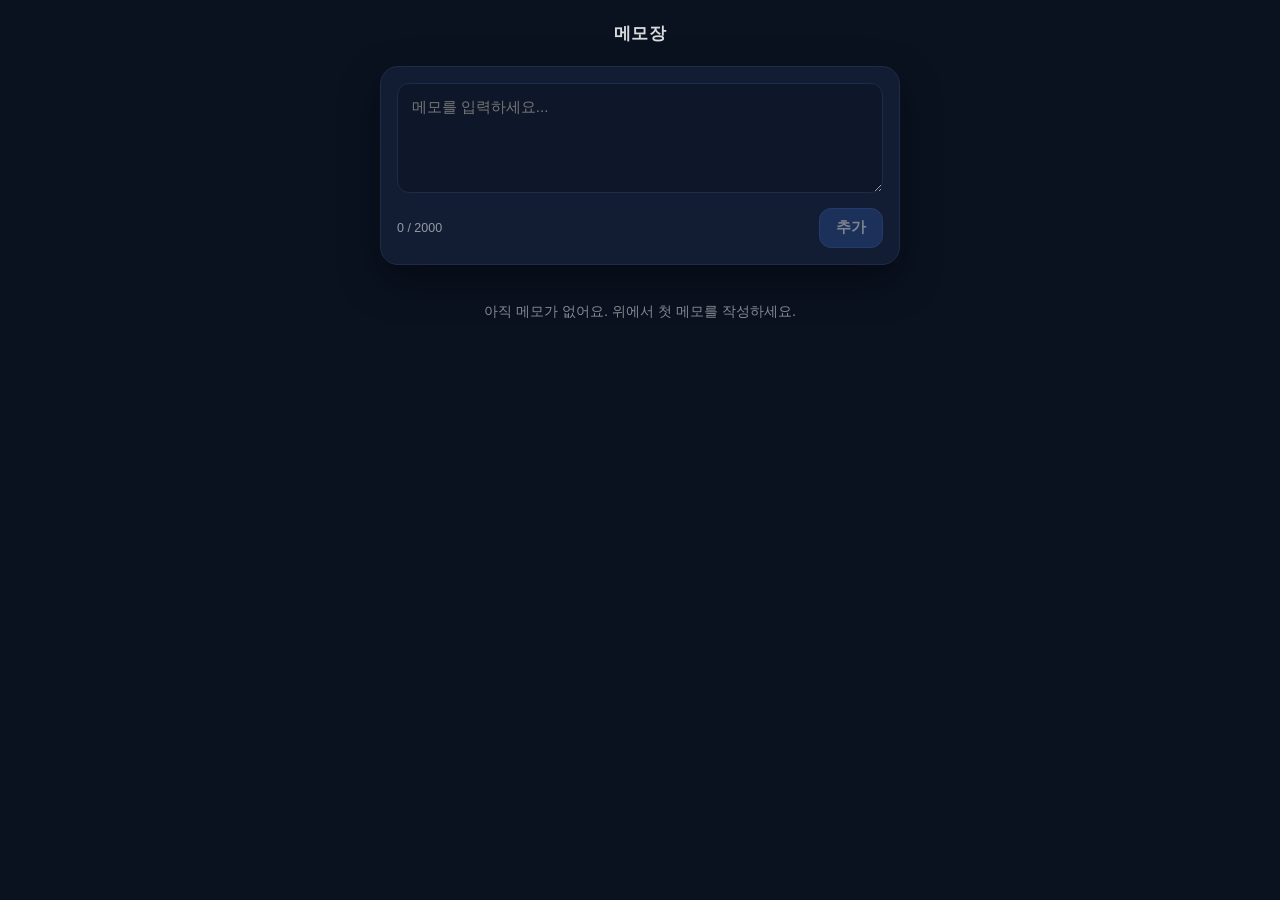
<file: index.html>
<!DOCTYPE html>
<html lang="ko">
<head>
<meta charset="UTF-8" />
<meta name="viewport" content="width=device-width, initial-scale=1.0, viewport-fit=cover" />
<title>메모장</title>
<style>
  *{box-sizing:border-box;margin:0;padding:0;-webkit-tap-highlight-color:transparent}
  html,body{width:100%;min-height:100%;background:#0a1220;color:#fff;
    font-family:'Apple SD Gothic Neo','Noto Sans KR','Helvetica Neue',Arial,sans-serif}
  body{display:flex;justify-content:center;padding:1rem;min-height:100dvh}
  .wrap{width:100%;max-width:520px;display:flex;flex-direction:column;gap:.9rem}
  h1{font-size:1.05rem;font-weight:600;letter-spacing:.02em;opacity:.85;text-align:center;padding:.4rem 0}
  .card{background:#121d33;border:1px solid #1f2c47;border-radius:18px;padding:1rem;box-shadow:0 16px 40px rgba(0,0,0,.4)}
  textarea{
    width:100%;min-height:110px;resize:vertical;background:#0e1729;color:#fff;
    border:1px solid #1f2c47;border-radius:12px;padding:.75rem .85rem;
    font:inherit;font-size:.95rem;line-height:1.45;outline:none;
  }
  textarea:focus{border-color:#3a5396}
  .row{display:flex;gap:.5rem;margin-top:.65rem;align-items:center}
  .count{font-size:.78rem;opacity:.55;margin-right:auto}
  button{
    background:#1b2848;border:1px solid #2a3a63;color:#fff;border-radius:12px;
    padding:.6rem 1rem;font:inherit;font-size:.92rem;font-weight:600;cursor:pointer;
    transition:transform .08s, background .15s;
  }
  button:hover{background:#23335a}
  button:active{transform:scale(.97)}
  button:disabled{opacity:.45;cursor:not-allowed}
  .add{background:#2a4a8a;border-color:#3a5fae}
  .add:hover{background:#335aa6}
  .list{display:flex;flex-direction:column;gap:.55rem}
  .empty{text-align:center;opacity:.5;font-size:.9rem;padding:1.4rem .5rem}
  .item{
    background:#121d33;border:1px solid #1f2c47;border-radius:14px;
    padding:.8rem .9rem;display:flex;gap:.6rem;align-items:flex-start;
  }
  .item .body{flex:1;min-width:0}
  .item .text{font-size:.95rem;line-height:1.5;white-space:pre-wrap;word-break:break-word}
  .item .time{font-size:.72rem;opacity:.45;margin-top:.35rem}
  .del{
    background:transparent;border:1px solid #3a2a2a;color:#ff9a9a;
    padding:.4rem .65rem;font-size:.8rem;border-radius:10px;
  }
  .del:hover{background:#3a1f1f;color:#fff;border-color:#5a2a2a}
</style>
</head>
<body>
  <main class="wrap" role="main">
    <h1>메모장</h1>
    <section class="card">
      <textarea id="input" placeholder="메모를 입력하세요..." maxlength="2000" aria-label="새 메모"></textarea>
      <div class="row">
        <span class="count" id="count">0 / 2000</span>
        <button class="add" id="add" type="button">추가</button>
      </div>
    </section>
    <section class="list" id="list" aria-live="polite"></section>
  </main>
<script>
  const KEY = 'test-mino:notes:v1';
  const $ = (id) => document.getElementById(id);
  const input = $('input'), list = $('list'), addBtn = $('add'), count = $('count');

  const load = () => {
    try { return JSON.parse(localStorage.getItem(KEY)) || []; }
    catch { return []; }
  };
  const save = (notes) => localStorage.setItem(KEY, JSON.stringify(notes));

  const fmt = (ts) => {
    const d = new Date(ts);
    const p = (n) => String(n).padStart(2,'0');
    return `${d.getFullYear()}-${p(d.getMonth()+1)}-${p(d.getDate())} ${p(d.getHours())}:${p(d.getMinutes())}`;
  };

  function render(){
    const notes = load();
    list.innerHTML = '';
    if(notes.length === 0){
      const e = document.createElement('div');
      e.className = 'empty'; e.textContent = '아직 메모가 없어요. 위에서 첫 메모를 작성하세요.';
      list.appendChild(e); return;
    }
    notes.slice().sort((a,b)=>b.ts-a.ts).forEach(n => {
      const item = document.createElement('div'); item.className = 'item';
      const body = document.createElement('div'); body.className = 'body';
      const t = document.createElement('div'); t.className = 'text'; t.textContent = n.text;
      const tm = document.createElement('div'); tm.className = 'time'; tm.textContent = fmt(n.ts);
      body.appendChild(t); body.appendChild(tm);
      const del = document.createElement('button'); del.className = 'del'; del.type='button'; del.textContent = '삭제';
      del.addEventListener('click', () => {
        if(!confirm('이 메모를 삭제할까요?')) return;
        save(load().filter(x => x.id !== n.id));
        render();
      });
      item.appendChild(body); item.appendChild(del);
      list.appendChild(item);
    });
  }

  function updateCount(){
    const len = input.value.length;
    count.textContent = `${len} / 2000`;
    addBtn.disabled = input.value.trim().length === 0;
  }

  function add(){
    const text = input.value.trim();
    if(!text) return;
    const notes = load();
    notes.push({ id: Date.now().toString(36) + Math.random().toString(36).slice(2,8), text, ts: Date.now() });
    save(notes);
    input.value = '';
    updateCount();
    render();
    input.focus();
  }

  addBtn.addEventListener('click', add);
  input.addEventListener('input', updateCount);
  input.addEventListener('keydown', (e) => {
    if((e.ctrlKey || e.metaKey) && e.key === 'Enter'){ e.preventDefault(); add(); }
  });

  updateCount();
  render();
</script>
</body>
</html>
</file>
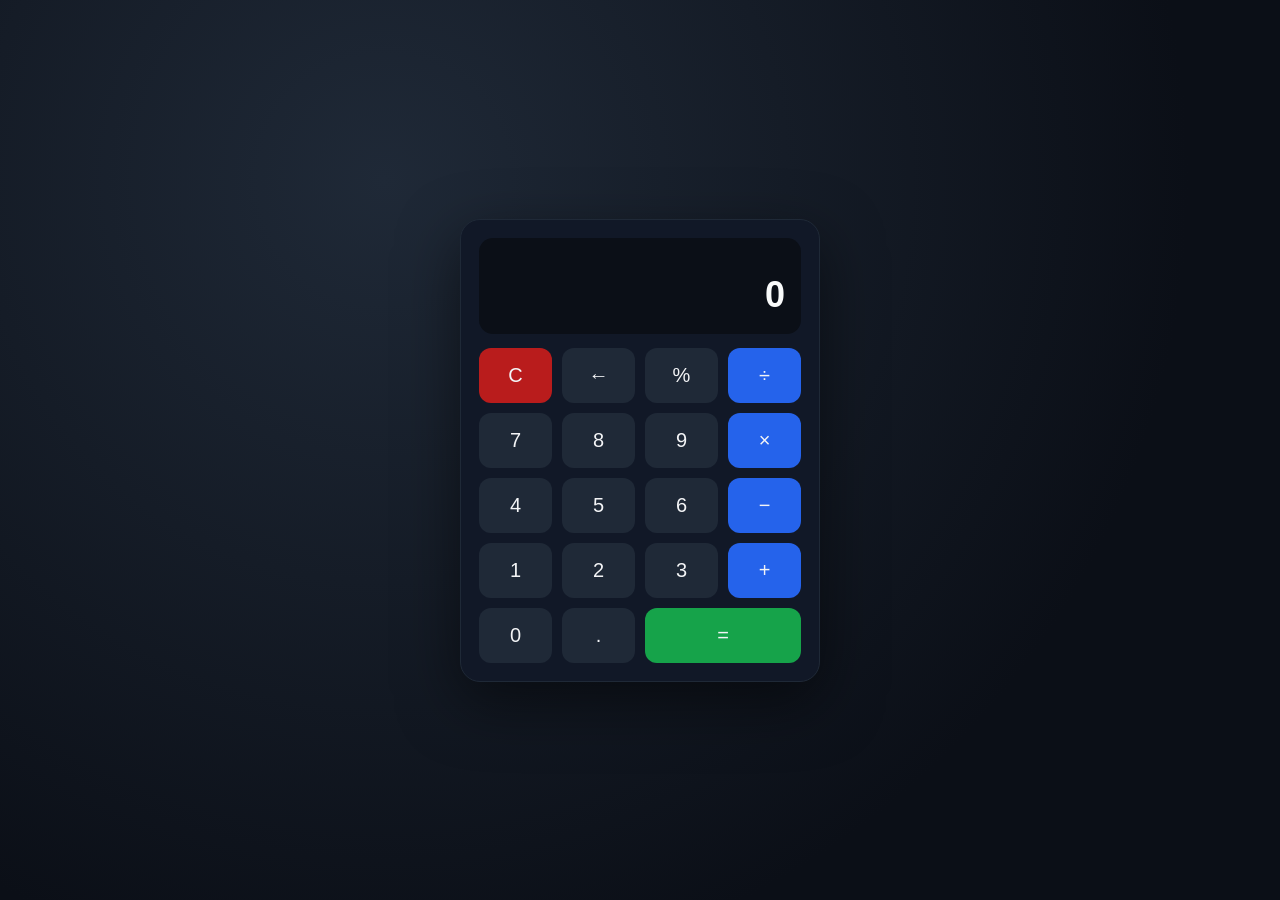
<file: calculator.html>
<!DOCTYPE html>
<html lang="ko">
<head>
<meta charset="UTF-8" />
<meta name="viewport" content="width=device-width, initial-scale=1.0" />
<title>계산기</title>
<style>
  * { box-sizing: border-box; -webkit-tap-highlight-color: transparent; }
  html, body { height: 100%; margin: 0; }
  body {
    font-family: -apple-system, BlinkMacSystemFont, "Segoe UI", "Noto Sans KR", sans-serif;
    background: radial-gradient(circle at 30% 20%, #1f2937 0%, #0b0f17 70%);
    color: #f3f4f6;
    display: flex; align-items: center; justify-content: center;
    padding: 16px;
  }
  .calc {
    width: min(360px, 100%);
    background: #111827;
    border: 1px solid #1f2937;
    border-radius: 20px;
    padding: 18px;
    box-shadow: 0 20px 60px rgba(0,0,0,0.5);
  }
  .display {
    background: #0b0f17;
    border-radius: 14px;
    padding: 18px 16px;
    text-align: right;
    margin-bottom: 14px;
    min-height: 86px;
    display: flex; flex-direction: column; justify-content: space-between;
  }
  .expr { color: #6b7280; font-size: 14px; min-height: 18px; word-break: break-all; }
  .result { color: #f9fafb; font-size: 36px; font-weight: 600; word-break: break-all; }
  .grid { display: grid; grid-template-columns: repeat(4, 1fr); gap: 10px; }
  button {
    border: 0; border-radius: 12px;
    padding: 16px 0;
    font-size: 20px; font-weight: 500;
    color: #f3f4f6;
    background: #1f2937;
    cursor: pointer;
    transition: transform 0.08s ease, background 0.15s ease, box-shadow 0.15s ease;
    user-select: none;
  }
  button:hover { background: #283447; }
  button:active { transform: scale(0.94); background: #374151; box-shadow: inset 0 0 0 2px #4b5563; }
  .op { background: #2563eb; }
  .op:hover { background: #1d4ed8; }
  .op:active { background: #1e40af; }
  .clear { background: #b91c1c; }
  .clear:hover { background: #991b1b; }
  .clear:active { background: #7f1d1d; }
  .eq { background: #16a34a; grid-column: span 2; }
  .eq:hover { background: #15803d; }
  .eq:active { background: #166534; }
</style>
</head>
<body>
  <div class="calc">
    <div class="display">
      <div class="expr" id="expr">&nbsp;</div>
      <div class="result" id="result">0</div>
    </div>
    <div class="grid">
      <button class="clear" data-act="clear">C</button>
      <button data-act="back">←</button>
      <button data-act="pct">%</button>
      <button class="op" data-op="/">÷</button>
      <button data-num="7">7</button>
      <button data-num="8">8</button>
      <button data-num="9">9</button>
      <button class="op" data-op="*">×</button>
      <button data-num="4">4</button>
      <button data-num="5">5</button>
      <button data-num="6">6</button>
      <button class="op" data-op="-">−</button>
      <button data-num="1">1</button>
      <button data-num="2">2</button>
      <button data-num="3">3</button>
      <button class="op" data-op="+">+</button>
      <button data-num="0">0</button>
      <button data-act="dot">.</button>
      <button class="eq" data-act="eq">=</button>
    </div>
  </div>
<script>
(() => {
  const exprEl = document.getElementById('expr');
  const resEl = document.getElementById('result');
  let cur = '0', prev = null, op = null, justEq = false;
  const fmt = v => {
    if (!isFinite(v)) return '오류';
    const s = Number(v).toPrecision(12);
    return parseFloat(s).toString();
  };
  const calc = (a, b, o) => {
    a = Number(a); b = Number(b);
    if (o === '+') return a + b;
    if (o === '-') return a - b;
    if (o === '*') return a * b;
    if (o === '/') return b === 0 ? NaN : a / b;
    return b;
  };
  const sym = o => ({ '+': '+', '-': '−', '*': '×', '/': '÷' }[o] || '');
  const render = () => {
    resEl.textContent = cur;
    exprEl.innerHTML = prev !== null ? `${fmt(prev)} ${sym(op)}` : '&nbsp;';
  };
  const inputNum = n => {
    if (justEq) { cur = '0'; prev = null; op = null; justEq = false; }
    cur = cur === '0' ? n : cur + n;
  };
  const inputDot = () => {
    if (justEq) { cur = '0'; prev = null; op = null; justEq = false; }
    if (!cur.includes('.')) cur += '.';
  };
  const setOp = newOp => {
    if (prev !== null && op !== null && !justEq) {
      prev = fmt(calc(prev, cur, op));
      cur = prev;
    } else {
      prev = cur;
    }
    op = newOp; cur = '0'; justEq = false;
  };
  const equals = () => {
    if (prev === null || op === null) return;
    cur = fmt(calc(prev, cur, op));
    prev = null; op = null; justEq = true;
  };
  const back = () => {
    if (justEq) return;
    cur = cur.length > 1 ? cur.slice(0, -1) : '0';
  };
  const clear = () => { cur = '0'; prev = null; op = null; justEq = false; };
  const pct = () => { cur = fmt(Number(cur) / 100); };

  document.querySelectorAll('button').forEach(btn => {
    btn.addEventListener('click', () => {
      if (btn.dataset.num !== undefined) inputNum(btn.dataset.num);
      else if (btn.dataset.op) setOp(btn.dataset.op);
      else if (btn.dataset.act === 'dot') inputDot();
      else if (btn.dataset.act === 'eq') equals();
      else if (btn.dataset.act === 'back') back();
      else if (btn.dataset.act === 'clear') clear();
      else if (btn.dataset.act === 'pct') pct();
      render();
    });
  });

  document.addEventListener('keydown', e => {
    const k = e.key;
    if (/^[0-9]$/.test(k)) inputNum(k);
    else if (k === '.') inputDot();
    else if (k === '+' || k === '-' || k === '*' || k === '/') setOp(k);
    else if (k === 'Enter' || k === '=') equals();
    else if (k === 'Backspace') back();
    else if (k === 'Escape') clear();
    else if (k === '%') pct();
    else return;
    e.preventDefault();
    render();
  });

  render();
})();
</script>
</body>
</html>
</file>
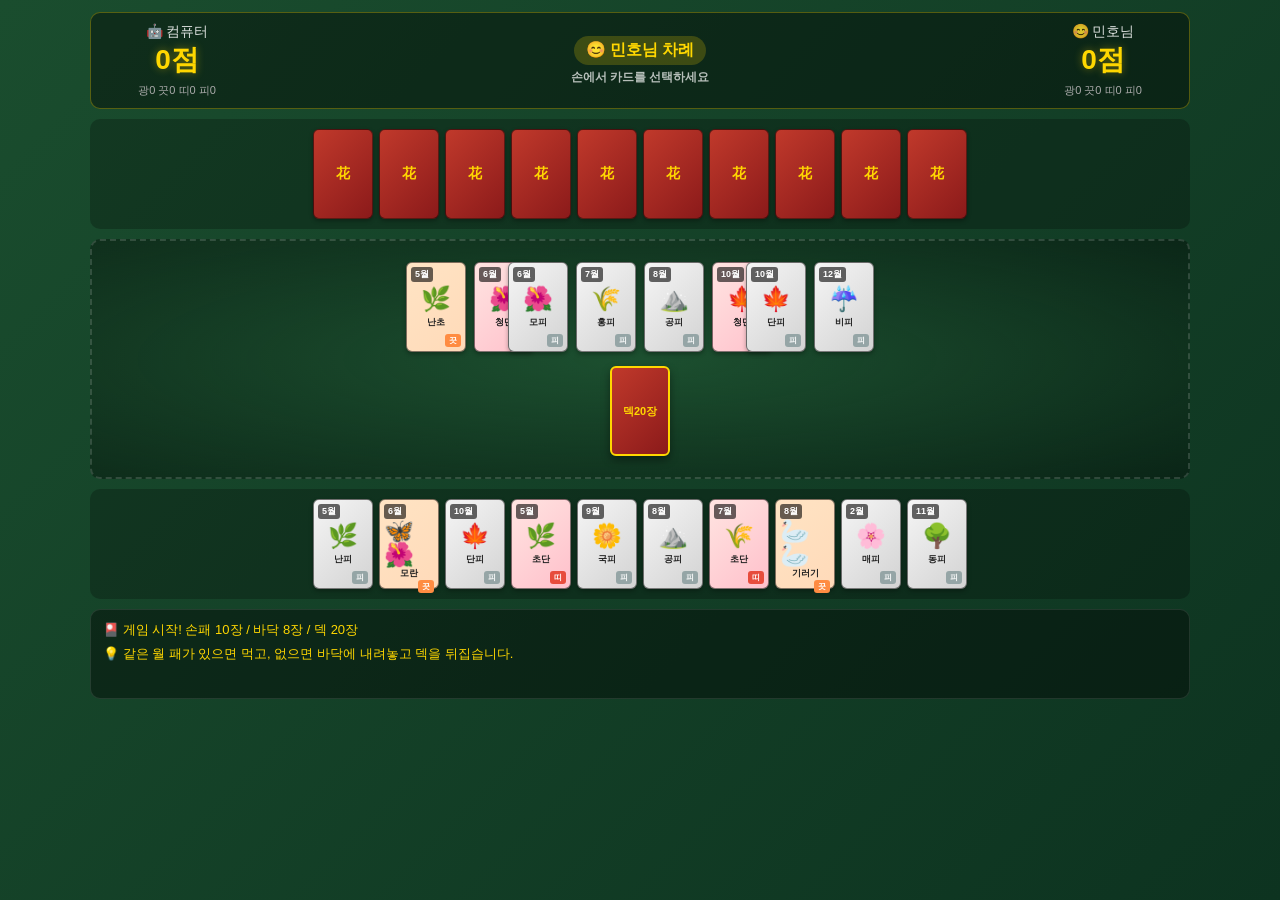
<file: gostop.html>
<!DOCTYPE html>
<html lang="ko">
<head>
<meta charset="UTF-8">
<meta name="viewport" content="width=device-width, initial-scale=1.0">
<title>고스톱</title>
<style>
  * { box-sizing: border-box; margin: 0; padding: 0; }
  body {
    font-family: 'Malgun Gothic', '맑은 고딕', sans-serif;
    background: linear-gradient(135deg, #1a4d2e 0%, #0d3320 100%);
    color: #fff;
    min-height: 100vh;
    padding: 12px;
    user-select: none;
  }
  #game {
    max-width: 1100px;
    margin: 0 auto;
    display: grid;
    grid-template-rows: auto auto 1fr auto auto;
    gap: 10px;
  }
  .scoreboard {
    background: rgba(0,0,0,0.4);
    border-radius: 10px;
    padding: 10px 16px;
    display: flex;
    justify-content: space-between;
    align-items: center;
    flex-wrap: wrap;
    gap: 10px;
    border: 1px solid rgba(255,215,0,0.3);
  }
  .player-info {
    display: flex;
    flex-direction: column;
    align-items: center;
    min-width: 140px;
  }
  .player-info .name { font-size: 14px; opacity: 0.85; }
  .player-info .score {
    font-size: 28px; font-weight: 700; color: #ffd700;
    text-shadow: 0 0 8px rgba(255,215,0,0.4);
  }
  .player-info .taken {
    display: flex; gap: 4px; margin-top: 4px; font-size: 11px;
    color: #aaa;
  }
  .turn-display {
    text-align: center; flex: 1;
    font-size: 16px; font-weight: 600;
  }
  .turn-display .badge {
    display: inline-block; padding: 4px 12px; border-radius: 16px;
    background: rgba(255,215,0,0.2); color: #ffd700;
  }
  .hand-row, .field-row {
    display: flex; flex-wrap: wrap; gap: 6px;
    justify-content: center; align-items: center;
    min-height: 110px;
    padding: 10px;
    background: rgba(0,0,0,0.25);
    border-radius: 10px;
  }
  .field-row {
    min-height: 240px;
    background: radial-gradient(ellipse at center, rgba(34,89,53,0.6) 0%, rgba(0,0,0,0.35) 100%);
    border: 2px dashed rgba(255,255,255,0.15);
    flex-direction: column;
  }
  .field-by-month {
    display: flex; flex-wrap: wrap; gap: 8px;
    justify-content: center; align-items: center;
    width: 100%;
  }
  .month-pile {
    display: flex; flex-direction: row;
    gap: 2px;
  }
  .month-pile .card { margin-left: -28px; }
  .month-pile .card:first-child { margin-left: 0; }
  .deck-area {
    display: flex; gap: 12px; align-items: center; justify-content: center;
    margin-top: 8px;
  }
  .deck {
    width: 60px; height: 90px;
    background: linear-gradient(135deg, #c0392b 0%, #8b1a1a 100%);
    border-radius: 6px;
    border: 2px solid #ffd700;
    display: flex; align-items: center; justify-content: center;
    color: #ffd700; font-weight: 700; font-size: 11px;
    box-shadow: 0 4px 8px rgba(0,0,0,0.4);
  }
  .card {
    width: 60px; height: 90px;
    border-radius: 6px;
    display: flex; flex-direction: column;
    align-items: center; justify-content: space-between;
    padding: 4px;
    cursor: pointer;
    transition: transform 0.15s, box-shadow 0.15s;
    box-shadow: 0 2px 4px rgba(0,0,0,0.3);
    border: 1.5px solid rgba(0,0,0,0.5);
    font-size: 10px;
    color: #222;
    position: relative;
    flex-shrink: 0;
  }
  .card.back {
    background: linear-gradient(135deg, #c0392b 0%, #8b1a1a 100%);
    color: #ffd700;
    align-items: center; justify-content: center;
    font-size: 14px; font-weight: 700;
  }
  .card.playable:hover {
    transform: translateY(-8px);
    box-shadow: 0 8px 16px rgba(255,215,0,0.5);
    z-index: 10;
  }
  .card.selectable {
    box-shadow: 0 0 0 3px #ffd700, 0 4px 8px rgba(0,0,0,0.4);
    animation: pulse 1s infinite;
  }
  @keyframes pulse {
    0%,100% { box-shadow: 0 0 0 3px #ffd700, 0 4px 8px rgba(0,0,0,0.4); }
    50% { box-shadow: 0 0 0 5px #fff176, 0 4px 12px rgba(255,215,0,0.7); }
  }
  .card .month-tag {
    font-size: 9px; font-weight: 700;
    background: rgba(0,0,0,0.6); color: #fff;
    padding: 1px 4px; border-radius: 3px;
    align-self: flex-start;
  }
  .card .emoji { font-size: 24px; line-height: 1; }
  .card .name { font-size: 9px; font-weight: 700; text-align: center; }
  .card .type-tag {
    font-size: 8px; font-weight: 700;
    padding: 1px 4px; border-radius: 3px;
    align-self: flex-end;
  }
  .type-광 { background: #ffd700; color: #5a3a00; }
  .type-끗 { background: #ff8c42; color: #fff; }
  .type-띠 { background: #e74c3c; color: #fff; }
  .type-피 { background: #95a5a6; color: #fff; }
  .type-쌍피 { background: #2c3e50; color: #ffd700; }
  .card.bg-광 { background: linear-gradient(135deg, #fff8dc, #ffe4b5); }
  .card.bg-끗 { background: linear-gradient(135deg, #ffe4c4, #ffdab9); }
  .card.bg-띠 { background: linear-gradient(135deg, #ffe4e1, #ffc0cb); }
  .card.bg-피 { background: linear-gradient(135deg, #f5f5f5, #d3d3d3); }
  .card.bg-쌍피 { background: linear-gradient(135deg, #e0e0e0, #b0b0b0); }
  #log-panel {
    background: rgba(0,0,0,0.4);
    border-radius: 10px;
    padding: 8px 12px;
    height: 90px;
    overflow-y: auto;
    font-size: 13px;
    line-height: 1.5;
    border: 1px solid rgba(255,255,255,0.1);
  }
  #log-panel .entry { padding: 2px 0; }
  #log-panel .entry.player { color: #87ceeb; }
  #log-panel .entry.ai { color: #ffb6c1; }
  #log-panel .entry.system { color: #ffd700; }
  .modal-overlay {
    position: fixed; top: 0; left: 0; right: 0; bottom: 0;
    background: rgba(0,0,0,0.75);
    display: flex; align-items: center; justify-content: center;
    z-index: 100;
  }
  .modal {
    background: linear-gradient(135deg, #2c3e50, #1a4d2e);
    border: 2px solid #ffd700;
    border-radius: 12px;
    padding: 28px 36px;
    text-align: center;
    max-width: 420px;
    box-shadow: 0 20px 60px rgba(0,0,0,0.6);
  }
  .modal h2 { color: #ffd700; margin-bottom: 14px; font-size: 24px; }
  .modal p { margin-bottom: 16px; line-height: 1.6; }
  .modal-buttons {
    display: flex; gap: 12px; justify-content: center; flex-wrap: wrap;
  }
  .btn {
    padding: 10px 22px;
    border: none; border-radius: 8px;
    font-size: 15px; font-weight: 700;
    cursor: pointer;
    transition: transform 0.1s, box-shadow 0.1s;
    font-family: inherit;
  }
  .btn:hover { transform: translateY(-2px); box-shadow: 0 4px 8px rgba(0,0,0,0.4); }
  .btn-go { background: #e74c3c; color: #fff; }
  .btn-stop { background: #3498db; color: #fff; }
  .btn-restart { background: #ffd700; color: #5a3a00; }
  .breakdown {
    text-align: left; font-size: 13px;
    background: rgba(0,0,0,0.3); padding: 10px; border-radius: 6px;
    margin: 10px 0;
  }
  .breakdown .row { display: flex; justify-content: space-between; padding: 2px 0; }
</style>
</head>
<body>
<div id="game">
  <div class="scoreboard">
    <div class="player-info">
      <div class="name">🤖 컴퓨터</div>
      <div class="score" id="ai-score">0점</div>
      <div class="taken" id="ai-taken-summary">광0 끗0 띠0 피0</div>
    </div>
    <div class="turn-display">
      <div class="badge" id="turn-badge">민호님 차례</div>
      <div style="font-size:12px;opacity:0.7;margin-top:4px;" id="phase-text">손에서 카드를 선택하세요</div>
    </div>
    <div class="player-info">
      <div class="name">😊 민호님</div>
      <div class="score" id="player-score">0점</div>
      <div class="taken" id="player-taken-summary">광0 끗0 띠0 피0</div>
    </div>
  </div>
  <div class="hand-row" id="ai-hand"></div>
  <div class="field-row">
    <div class="field-by-month" id="field"></div>
    <div class="deck-area">
      <div class="deck" id="deck">덱<br><span id="deck-count">0</span>장</div>
    </div>
  </div>
  <div class="hand-row" id="player-hand"></div>
  <div id="log-panel"></div>
</div>
<div id="modal-root"></div>
<script>
(function(){
  'use strict';
  const HWATU = [
    {m:1,t:'광',n:'송학',e:'🌲🦢'},{m:1,t:'띠',n:'홍단',e:'🌲'},{m:1,t:'피',n:'송피',e:'🌲'},{m:1,t:'피',n:'송피',e:'🌲'},
    {m:2,t:'끗',n:'매조',e:'🌸🐦'},{m:2,t:'띠',n:'홍단',e:'🌸'},{m:2,t:'피',n:'매피',e:'🌸'},{m:2,t:'피',n:'매피',e:'🌸'},
    {m:3,t:'광',n:'벚꽃',e:'🌸🎏'},{m:3,t:'띠',n:'홍단',e:'🌸'},{m:3,t:'피',n:'벚피',e:'🌸'},{m:3,t:'피',n:'벚피',e:'🌸'},
    {m:4,t:'끗',n:'흑싸리',e:'🦅'},{m:4,t:'띠',n:'초단',e:'🍃'},{m:4,t:'피',n:'흑피',e:'🍃'},{m:4,t:'피',n:'흑피',e:'🍃'},
    {m:5,t:'끗',n:'난초',e:'🌿'},{m:5,t:'띠',n:'초단',e:'🌿'},{m:5,t:'피',n:'난피',e:'🌿'},{m:5,t:'피',n:'난피',e:'🌿'},
    {m:6,t:'끗',n:'모란',e:'🦋🌺'},{m:6,t:'띠',n:'청단',e:'🌺'},{m:6,t:'피',n:'모피',e:'🌺'},{m:6,t:'피',n:'모피',e:'🌺'},
    {m:7,t:'끗',n:'홍싸리',e:'🐗🌾'},{m:7,t:'띠',n:'초단',e:'🌾'},{m:7,t:'피',n:'홍피',e:'🌾'},{m:7,t:'피',n:'홍피',e:'🌾'},
    {m:8,t:'광',n:'공산',e:'🌕⛰️'},{m:8,t:'끗',n:'기러기',e:'🦢🦢'},{m:8,t:'피',n:'공피',e:'⛰️'},{m:8,t:'피',n:'공피',e:'⛰️'},
    {m:9,t:'끗',n:'국화술',e:'🍶🌼'},{m:9,t:'띠',n:'청단',e:'🌼'},{m:9,t:'피',n:'국피',e:'🌼'},{m:9,t:'피',n:'국피',e:'🌼'},
    {m:10,t:'끗',n:'사슴',e:'🦌🍁'},{m:10,t:'띠',n:'청단',e:'🍁'},{m:10,t:'피',n:'단피',e:'🍁'},{m:10,t:'피',n:'단피',e:'🍁'},
    {m:11,t:'광',n:'오동',e:'🐦🌳'},{m:11,t:'피',n:'동피',e:'🌳'},{m:11,t:'피',n:'동피',e:'🌳'},{m:11,t:'쌍피',n:'동쌍피',e:'🌳🌳'},
    {m:12,t:'광',n:'비광',e:'☔🐸'},{m:12,t:'끗',n:'제비',e:'🐦☔'},{m:12,t:'띠',n:'비띠',e:'☔'},{m:12,t:'피',n:'비피',e:'☔'}
  ];

  const state = {
    deck: [], field: [],
    player: {hand:[], taken:[]},
    ai:     {hand:[], taken:[]},
    turn: 'player',
    phase: 'select',
    selectedHandIdx: null,
    pendingCard: null,
    pendingFieldMatches: [],
    log: [],
    gameOver: false,
    pendingGoBy: null
  };

  function shuffle(a){ for(let i=a.length-1;i>0;i--){const j=Math.floor(Math.random()*(i+1));[a[i],a[j]]=[a[j],a[i]];} return a; }
  function clone(c){ return {...c, _id: Math.random().toString(36).slice(2,8)}; }
  function deal(){
    const deck = shuffle(HWATU.map(clone));
    state.player.hand = deck.splice(0,10);
    state.ai.hand = deck.splice(0,10);
    state.field = deck.splice(0,8);
    state.deck = deck;
  }

  function cardEl(c, opts={}){
    const d = document.createElement('div');
    if (opts.back) { d.className = 'card back'; d.textContent = '花'; return d; }
    d.className = `card bg-${c.t}` + (opts.playable?' playable':'') + (opts.selectable?' selectable':'');
    d.innerHTML = `
      <div class="month-tag">${c.m}월</div>
      <div class="emoji">${c.e}</div>
      <div class="name">${c.n}</div>
      <div class="type-tag type-${c.t}">${c.t}</div>
    `;
    if (opts.onClick) d.addEventListener('click', opts.onClick);
    return d;
  }

  function groupFieldByMonth(){
    const g = {};
    for (const c of state.field) { (g[c.m] ||= []).push(c); }
    return g;
  }

  function render(){
    const aiHand = document.getElementById('ai-hand');
    aiHand.innerHTML = '';
    for (let i=0;i<state.ai.hand.length;i++) aiHand.appendChild(cardEl(null,{back:true}));

    const field = document.getElementById('field');
    field.innerHTML = '';
    const groups = groupFieldByMonth();
    for (const m of Object.keys(groups).sort((a,b)=>+a-+b)){
      const pile = document.createElement('div');
      pile.className = 'month-pile';
      for (const c of groups[m]){
        const sel = state.phase==='match' && state.pendingFieldMatches.some(x=>x._id===c._id);
        pile.appendChild(cardEl(c,{
          selectable: sel,
          onClick: sel ? ()=>onPickFieldMatch(c) : null
        }));
      }
      field.appendChild(pile);
    }

    const ph = document.getElementById('player-hand');
    ph.innerHTML = '';
    state.player.hand.forEach((c,i)=>{
      const playable = state.turn==='player' && state.phase==='select' && !state.gameOver;
      ph.appendChild(cardEl(c,{
        playable,
        selectable: state.selectedHandIdx===i,
        onClick: playable ? ()=>onSelectHand(i) : null
      }));
    });

    document.getElementById('deck-count').textContent = state.deck.length;
    document.getElementById('player-score').textContent = computeScore(state.player).total + '점';
    document.getElementById('ai-score').textContent = computeScore(state.ai).total + '점';
    document.getElementById('player-taken-summary').textContent = takenSummary(state.player);
    document.getElementById('ai-taken-summary').textContent = takenSummary(state.ai);
    document.getElementById('turn-badge').textContent = state.gameOver ? '게임 종료' : (state.turn==='player'?'😊 민호님 차례':'🤖 컴퓨터 차례');
    document.getElementById('phase-text').textContent = phaseText();

    const lp = document.getElementById('log-panel');
    lp.innerHTML = state.log.slice(-30).map(l=>`<div class="entry ${l.who}">${l.text}</div>`).join('');
    lp.scrollTop = lp.scrollHeight;
  }

  function takenSummary(p){
    let g=0,k=0,d=0,pi=0;
    for (const c of p.taken){
      if (c.t==='광') g++;
      else if (c.t==='끗') k++;
      else if (c.t==='띠') d++;
      else if (c.t==='피') pi++;
      else if (c.t==='쌍피') pi+=2;
    }
    return `광${g} 끗${k} 띠${d} 피${pi}`;
  }

  function phaseText(){
    if (state.gameOver) return '게임이 끝났습니다';
    if (state.turn==='ai') return '컴퓨터가 생각 중...';
    if (state.phase==='select') return '손에서 카드를 선택하세요';
    if (state.phase==='match') return '같은 월의 바닥패를 선택하세요';
    return '';
  }

  function computeScore(p){
    let g=0,k=0,d=0,pi=0,blueDan=0,redDan=0,grassDan=0;
    let hasBigwang=false;
    for (const c of p.taken){
      if (c.t==='광'){ g++; if (c.m===11) hasBigwang=true; }
      else if (c.t==='끗') k++;
      else if (c.t==='띠'){
        d++;
        if ([1,2,3].includes(c.m)) redDan++;
        else if ([4,5,7].includes(c.m)) grassDan++;
        else if ([6,9,10].includes(c.m)) blueDan++;
      }
      else if (c.t==='피') pi++;
      else if (c.t==='쌍피') pi+=2;
    }
    let total = 0;
    let kw = 0;
    if (g===5) kw=15;
    else if (g===4) kw=4;
    else if (g===3) kw=hasBigwang?2:3;
    total += kw;
    if (k>=5) total += (k-4);
    if (d>=5) total += (d-4);
    if (pi>=10) total += (pi-9);
    if (redDan>=3) total += 3;
    if (grassDan>=3) total += 3;
    if (blueDan>=3) total += 3;
    return {total, g, k, d, pi, kw, redDan, grassDan, blueDan};
  }

  function log(text, who='system'){ state.log.push({text, who}); }

  function onSelectHand(i){
    state.selectedHandIdx = i;
    const card = state.player.hand[i];
    const matches = state.field.filter(f=>f.m===card.m);
    if (matches.length === 0){
      playToField('player', i);
    } else if (matches.length === 1){
      takeMatch('player', i, matches[0]);
    } else {
      state.phase = 'match';
      state.pendingCard = card;
      state.pendingFieldMatches = matches;
      render();
    }
  }

  function onPickFieldMatch(c){
    const i = state.selectedHandIdx;
    state.phase = 'select';
    state.pendingFieldMatches = [];
    takeMatch('player', i, c);
  }

  function playToField(who, i){
    const p = state[who];
    const card = p.hand.splice(i,1)[0];
    state.field.push(card);
    log(`${who==='player'?'민호님':'컴퓨터'}가 ${card.m}월 ${card.n}을(를) 바닥에 냈습니다.`, who);
    afterHandPlay(who);
  }

  function takeMatch(who, handIdx, fieldCard){
    const p = state[who];
    const card = p.hand.splice(handIdx,1)[0];
    state.field = state.field.filter(c=>c._id!==fieldCard._id);
    p.taken.push(card, fieldCard);
    log(`${who==='player'?'민호님':'컴퓨터'}가 ${card.m}월 패를 먹었습니다.`, who);
    afterHandPlay(who);
  }

  function afterHandPlay(who){
    state.selectedHandIdx = null;
    render();
    setTimeout(()=>flipDeck(who), 500);
  }

  function flipDeck(who){
    if (state.deck.length === 0){ endTurn(who); return; }
    const flipped = state.deck.shift();
    const matches = state.field.filter(f=>f.m===flipped.m);
    if (matches.length === 0){
      state.field.push(flipped);
      log(`덱: ${flipped.m}월 ${flipped.n} 뒤집기 → 짝 없음, 바닥에 놓임`, 'system');
      render();
      setTimeout(()=>endTurn(who), 700);
    } else if (matches.length === 1){
      const target = matches[0];
      state.field = state.field.filter(c=>c._id!==target._id);
      state[who].taken.push(flipped, target);
      log(`덱: ${flipped.m}월 뒤집기 → ${who==='player'?'민호님':'컴퓨터'} 먹음!`, who);
      render();
      setTimeout(()=>endTurn(who), 700);
    } else {
      const pick = who==='player' ? matches[Math.floor(Math.random()*matches.length)] : matches[Math.floor(Math.random()*matches.length)];
      state.field = state.field.filter(c=>c._id!==pick._id);
      state[who].taken.push(flipped, pick);
      log(`덱: ${flipped.m}월 뒤집기 → 다중 후보 중 1장 먹음`, who);
      render();
      setTimeout(()=>endTurn(who), 700);
    }
  }

  function endTurn(who){
    const sc = computeScore(state[who]);
    const prevScore = state[who]._lastScore || 0;
    state[who]._lastScore = sc.total;
    if (sc.total >= 7 && sc.total > prevScore){
      if (who==='player'){
        showGoStopModal();
        return;
      } else {
        const goCount = state.ai._goCount || 0;
        if (goCount < 2 && Math.random() < 0.6){
          state.ai._goCount = goCount + 1;
          log(`🤖 컴퓨터: ${sc.total}점 → 고!`, 'ai');
          nextTurn();
        } else {
          endGame('ai');
          return;
        }
      }
    }
    if (state.player.hand.length === 0 && state.ai.hand.length === 0){
      const ps = computeScore(state.player).total, as = computeScore(state.ai).total;
      if (ps > as) endGame('player');
      else if (as > ps) endGame('ai');
      else endGame('draw');
      return;
    }
    nextTurn();
  }

  function nextTurn(){
    state.turn = state.turn==='player' ? 'ai' : 'player';
    state.phase = 'select';
    render();
    if (state.turn==='ai' && !state.gameOver) setTimeout(aiMove, 900);
  }

  function aiMove(){
    if (state.ai.hand.length === 0) { endTurn('ai'); return; }
    let bestIdx = 0, bestScore = -1;
    for (let i=0;i<state.ai.hand.length;i++){
      const c = state.ai.hand[i];
      const m = state.field.filter(f=>f.m===c.m).length;
      let s = 0;
      if (m===1) s = 10 + (c.t==='광'?5:c.t==='끗'?3:c.t==='띠'?2:1);
      else if (m===2) s = 8;
      else if (m===3) s = 12;
      else s = c.t==='피' ? 2 : 1;
      if (s > bestScore){ bestScore = s; bestIdx = i; }
    }
    const card = state.ai.hand[bestIdx];
    const matches = state.field.filter(f=>f.m===card.m);
    if (matches.length === 0) playToField('ai', bestIdx);
    else takeMatch('ai', bestIdx, matches[0]);
  }

  function showGoStopModal(){
    const sc = computeScore(state.player);
    const root = document.getElementById('modal-root');
    root.innerHTML = `
      <div class="modal-overlay">
        <div class="modal">
          <h2>🎉 ${sc.total}점 달성!</h2>
          <div class="breakdown">
            ${sc.kw?`<div class="row"><span>광 (${sc.g}장)</span><span>${sc.kw}점</span></div>`:''}
            ${sc.k>=5?`<div class="row"><span>끗 (${sc.k}장)</span><span>${sc.k-4}점</span></div>`:''}
            ${sc.d>=5?`<div class="row"><span>띠 (${sc.d}장)</span><span>${sc.d-4}점</span></div>`:''}
            ${sc.pi>=10?`<div class="row"><span>피 (${sc.pi}장)</span><span>${sc.pi-9}점</span></div>`:''}
            ${sc.redDan>=3?`<div class="row"><span>홍단</span><span>3점</span></div>`:''}
            ${sc.grassDan>=3?`<div class="row"><span>초단</span><span>3점</span></div>`:''}
            ${sc.blueDan>=3?`<div class="row"><span>청단</span><span>3점</span></div>`:''}
          </div>
          <p>"고"를 선택하면 계속 진행, "스톱"을 선택하면 승리합니다.</p>
          <div class="modal-buttons">
            <button class="btn btn-go" id="btn-go">고!</button>
            <button class="btn btn-stop" id="btn-stop">스톱!</button>
          </div>
        </div>
      </div>`;
    document.getElementById('btn-go').onclick = ()=>{
      root.innerHTML = '';
      log('😊 민호님: 고!', 'player');
      state.player._goCount = (state.player._goCount||0) + 1;
      nextTurn();
    };
    document.getElementById('btn-stop').onclick = ()=>{
      root.innerHTML = '';
      endGame('player');
    };
  }

  function endGame(winner){
    state.gameOver = true;
    const ps = computeScore(state.player).total, as = computeScore(state.ai).total;
    let msg;
    if (winner==='player') msg = `🎉 민호님 승리! (${ps}점 vs ${as}점)`;
    else if (winner==='ai') msg = `😢 컴퓨터 승리... (${ps}점 vs ${as}점)`;
    else msg = `🤝 무승부 (${ps}점 vs ${as}점)`;
    log(msg, 'system');
    render();
    const root = document.getElementById('modal-root');
    root.innerHTML = `
      <div class="modal-overlay">
        <div class="modal">
          <h2>${msg}</h2>
          <div class="breakdown">
            <div class="row"><strong>민호님</strong><span>${ps}점 (${takenSummary(state.player)})</span></div>
            <div class="row"><strong>컴퓨터</strong><span>${as}점 (${takenSummary(state.ai)})</span></div>
          </div>
          <div class="modal-buttons">
            <button class="btn btn-restart" id="btn-restart">다시 시작</button>
          </div>
        </div>
      </div>`;
    document.getElementById('btn-restart').onclick = init;
  }

  function init(){
    state.deck = []; state.field = [];
    state.player = {hand:[], taken:[]};
    state.ai = {hand:[], taken:[]};
    state.turn = 'player'; state.phase = 'select';
    state.selectedHandIdx = null; state.pendingCard = null;
    state.pendingFieldMatches = []; state.log = [];
    state.gameOver = false;
    document.getElementById('modal-root').innerHTML = '';
    deal();
    log('🎴 게임 시작! 손패 10장 / 바닥 8장 / 덱 ' + state.deck.length + '장', 'system');
    log('💡 같은 월 패가 있으면 먹고, 없으면 바닥에 내려놓고 덱을 뒤집습니다.', 'system');
    render();
  }

  init();
})();
</script>
</body>
</html>
</file>
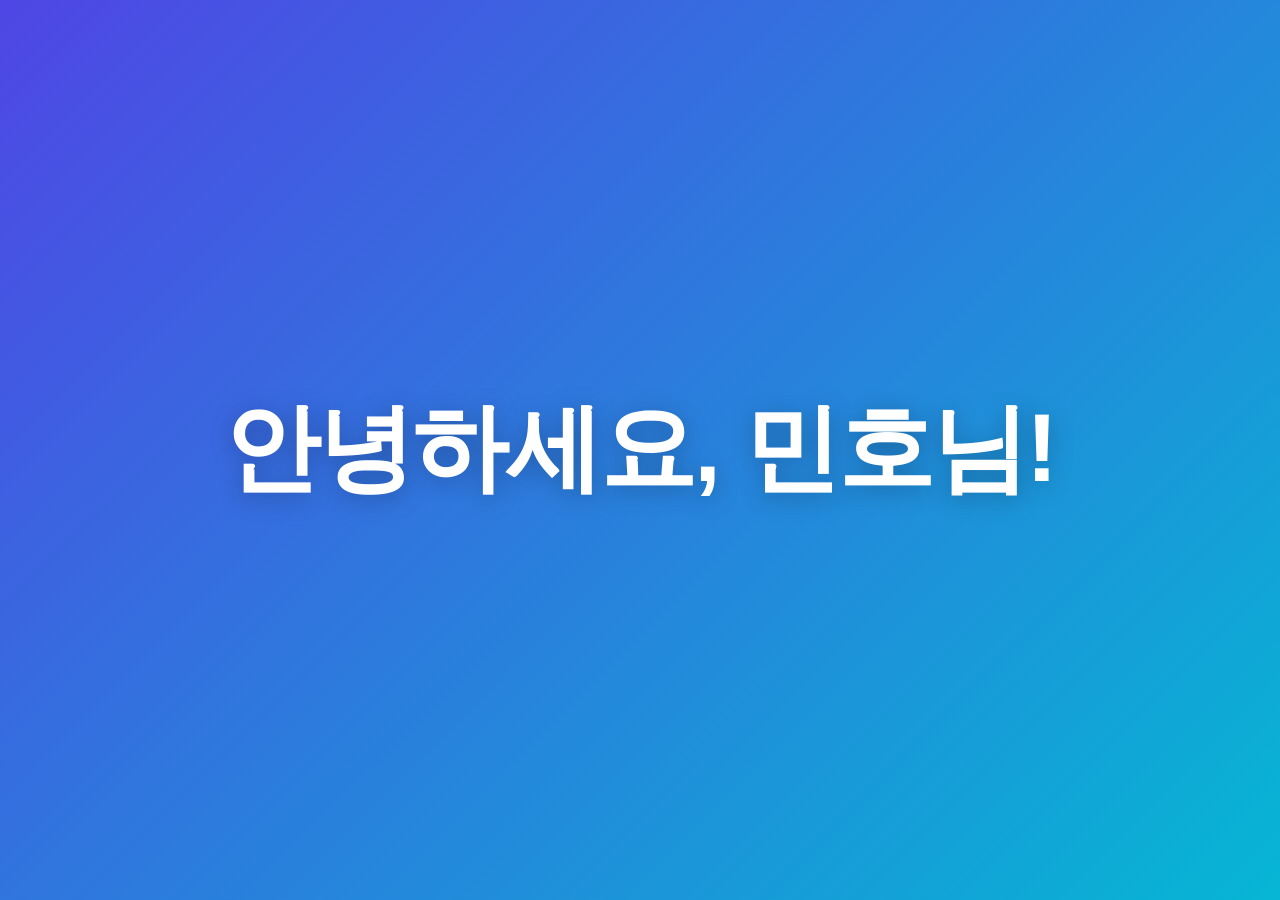
<file: hello-mino.html>
<!DOCTYPE html>
<html lang="ko">
<head>
<meta charset="UTF-8" />
<meta name="viewport" content="width=device-width, initial-scale=1.0" />
<title>안녕하세요, 민호님!</title>
<style>
  html, body {
    height: 100%;
    margin: 0;
  }
  body {
    display: flex;
    align-items: center;
    justify-content: center;
    background: linear-gradient(135deg, #4f46e5 0%, #06b6d4 100%);
    font-family: -apple-system, BlinkMacSystemFont, "Apple SD Gothic Neo",
      "Pretendard", "Noto Sans KR", sans-serif;
    color: #ffffff;
  }
  h1 {
    margin: 0;
    padding: 0 24px;
    font-size: clamp(2.5rem, 8vw, 6rem);
    font-weight: 800;
    text-align: center;
    letter-spacing: -0.02em;
    text-shadow: 0 4px 24px rgba(0, 0, 0, 0.25);
  }
</style>
</head>
<body>
  <h1>안녕하세요, 민호님!</h1>
</body>
</html>
</file>
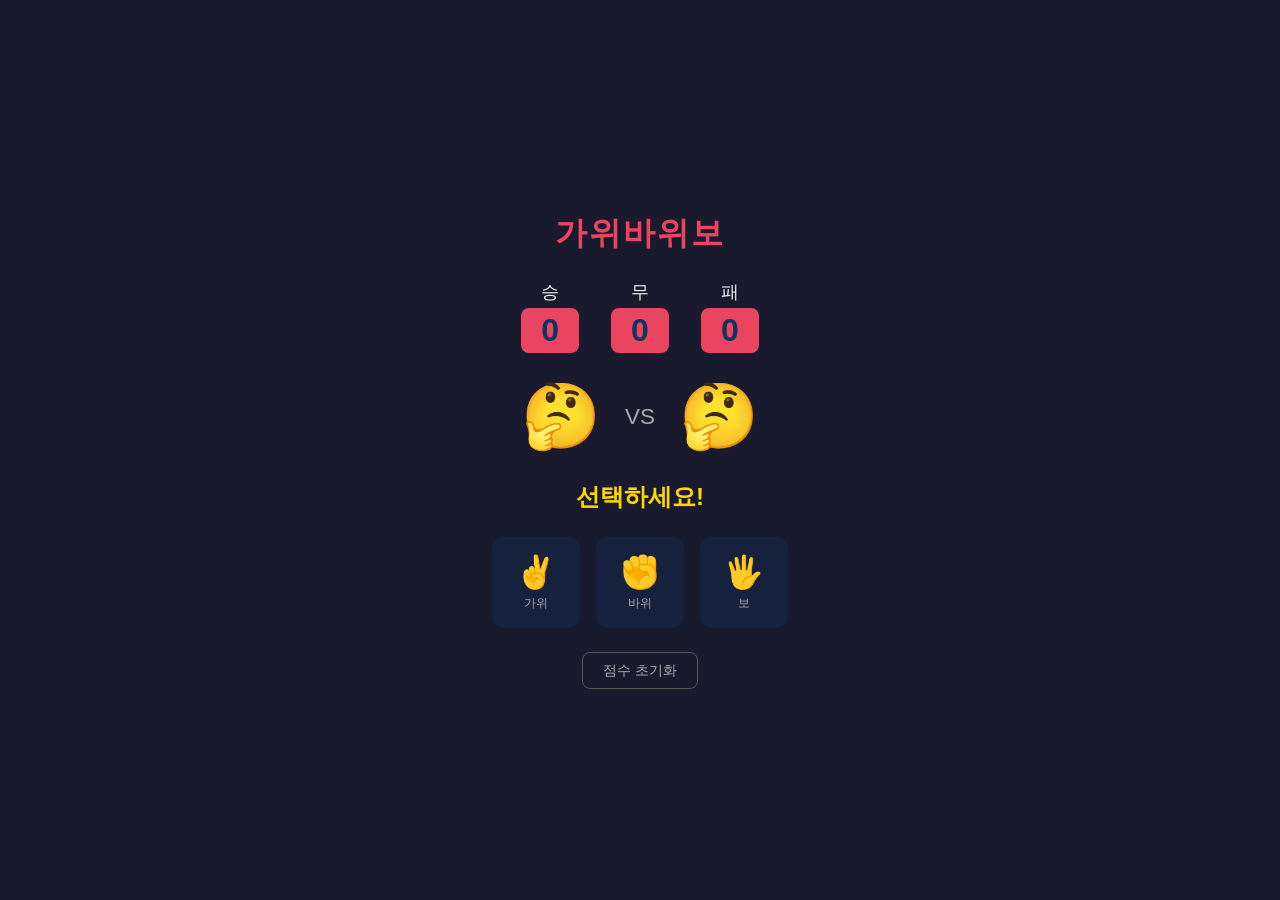
<file: my-game.html>
<!DOCTYPE html>
<html lang="ko">
<head>
  <meta charset="UTF-8" />
  <meta name="viewport" content="width=device-width, initial-scale=1.0" />
  <title>가위바위보</title>
  <style>
    * { box-sizing: border-box; margin: 0; padding: 0; }
    body {
      font-family: 'Segoe UI', sans-serif;
      background: #1a1a2e;
      color: #eee;
      display: flex;
      flex-direction: column;
      align-items: center;
      justify-content: center;
      min-height: 100vh;
      gap: 24px;
    }
    h1 { font-size: 2rem; letter-spacing: 2px; color: #e94560; }
    .score-board {
      display: flex;
      gap: 32px;
      font-size: 1.1rem;
    }
    .score-item { text-align: center; }
    .score-item span {
      display: block;
      font-size: 2rem;
      font-weight: bold;
      color: #0f3460;
      background: #e94560;
      border-radius: 8px;
      padding: 4px 20px;
      margin-top: 4px;
    }
    .battle {
      display: flex;
      align-items: center;
      gap: 24px;
      font-size: 4rem;
      min-height: 80px;
    }
    .vs { font-size: 1.4rem; color: #aaa; }
    .result-msg {
      font-size: 1.5rem;
      font-weight: bold;
      min-height: 2rem;
      color: #ffd700;
    }
    .buttons { display: flex; gap: 16px; }
    .btn {
      font-size: 2rem;
      padding: 16px 24px;
      border: none;
      border-radius: 12px;
      background: #16213e;
      color: #fff;
      cursor: pointer;
      transition: transform 0.1s, background 0.2s;
      display: flex;
      flex-direction: column;
      align-items: center;
      gap: 4px;
    }
    .btn small { font-size: 0.75rem; color: #aaa; }
    .btn:hover { background: #0f3460; transform: scale(1.08); }
    .btn:active { transform: scale(0.95); }
    .reset-btn {
      font-size: 0.9rem;
      padding: 8px 20px;
      border: 1px solid #555;
      border-radius: 8px;
      background: transparent;
      color: #aaa;
      cursor: pointer;
    }
    .reset-btn:hover { background: #333; color: #fff; }
  </style>
</head>
<body>
  <h1>가위바위보</h1>

  <div class="score-board">
    <div class="score-item">승<span id="win">0</span></div>
    <div class="score-item">무<span id="draw">0</span></div>
    <div class="score-item">패<span id="lose">0</span></div>
  </div>

  <div class="battle">
    <span id="player-icon">🤔</span>
    <span class="vs">VS</span>
    <span id="computer-icon">🤔</span>
  </div>

  <div class="result-msg" id="result-msg">선택하세요!</div>

  <div class="buttons">
    <button class="btn" onclick="play('scissors')">✌️<small>가위</small></button>
    <button class="btn" onclick="play('rock')">✊<small>바위</small></button>
    <button class="btn" onclick="play('paper')">🖐️<small>보</small></button>
  </div>

  <button class="reset-btn" onclick="resetScore()">점수 초기화</button>

  <script>
    const CHOICES = {
      scissors: { icon: '✌️', beats: 'paper' },
      rock:     { icon: '✊', beats: 'scissors' },
      paper:    { icon: '🖐️', beats: 'rock' },
    };
    const KEYS = Object.keys(CHOICES);
    let score = { win: 0, draw: 0, lose: 0 };

    function play(playerChoice) {
      const compChoice = KEYS[Math.floor(Math.random() * 3)];
      document.getElementById('player-icon').textContent = CHOICES[playerChoice].icon;
      document.getElementById('computer-icon').textContent = CHOICES[compChoice].icon;

      let msg, key;
      if (playerChoice === compChoice) {
        msg = '무승부! 🤝'; key = 'draw';
      } else if (CHOICES[playerChoice].beats === compChoice) {
        msg = '승리! 🎉'; key = 'win';
      } else {
        msg = '패배... 😢'; key = 'lose';
      }

      score[key]++;
      document.getElementById('result-msg').textContent = msg;
      document.getElementById('win').textContent  = score.win;
      document.getElementById('draw').textContent = score.draw;
      document.getElementById('lose').textContent = score.lose;
    }

    function resetScore() {
      score = { win: 0, draw: 0, lose: 0 };
      ['win','draw','lose'].forEach(k => document.getElementById(k).textContent = 0);
      document.getElementById('player-icon').textContent = '🤔';
      document.getElementById('computer-icon').textContent = '🤔';
      document.getElementById('result-msg').textContent = '선택하세요!';
    }

    document.addEventListener('keydown', e => {
      if (e.key === '1') play('scissors');
      else if (e.key === '2') play('rock');
      else if (e.key === '3') play('paper');
      else if (e.key === 'r' || e.key === 'R') resetScore();
    });
  </script>
</body>
</html>
</file>
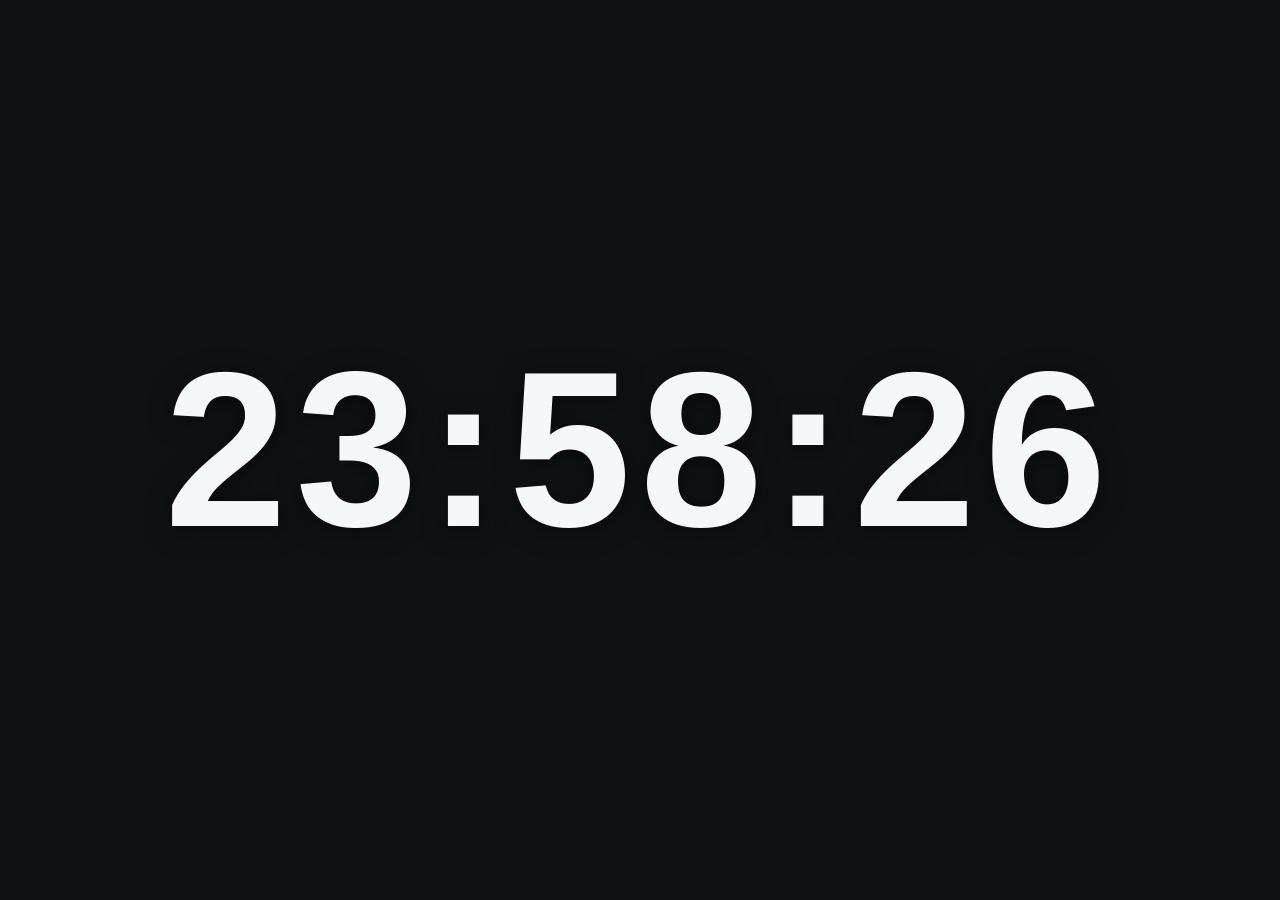
<file: r6al-clock.html>
<!DOCTYPE html>
<html lang="ko">
<head>
<meta charset="UTF-8">
<meta name="viewport" content="width=device-width, initial-scale=1.0">
<title>현재 시각</title>
<style>
  html, body {
    margin: 0;
    padding: 0;
    height: 100%;
    background: #0f1115;
    color: #f5f7fa;
    font-family: -apple-system, BlinkMacSystemFont, "Segoe UI", "Helvetica Neue", Arial, sans-serif;
  }
  body {
    display: flex;
    align-items: center;
    justify-content: center;
    overflow: hidden;
  }
  #clock {
    font-size: clamp(48px, 18vw, 220px);
    font-weight: 700;
    letter-spacing: 0.04em;
    font-variant-numeric: tabular-nums;
    text-shadow: 0 4px 24px rgba(0, 0, 0, 0.5);
  }
</style>
</head>
<body>
  <div id="clock" aria-live="polite">--:--:--</div>
  <script>
    (function () {
      var el = document.getElementById('clock');
      function pad(n) { return n < 10 ? '0' + n : '' + n; }
      function tick() {
        var d = new Date();
        el.textContent = pad(d.getHours()) + ':' + pad(d.getMinutes()) + ':' + pad(d.getSeconds());
      }
      tick();
      setInterval(tick, 1000);
    })();
  </script>
</body>
</html>
</file>
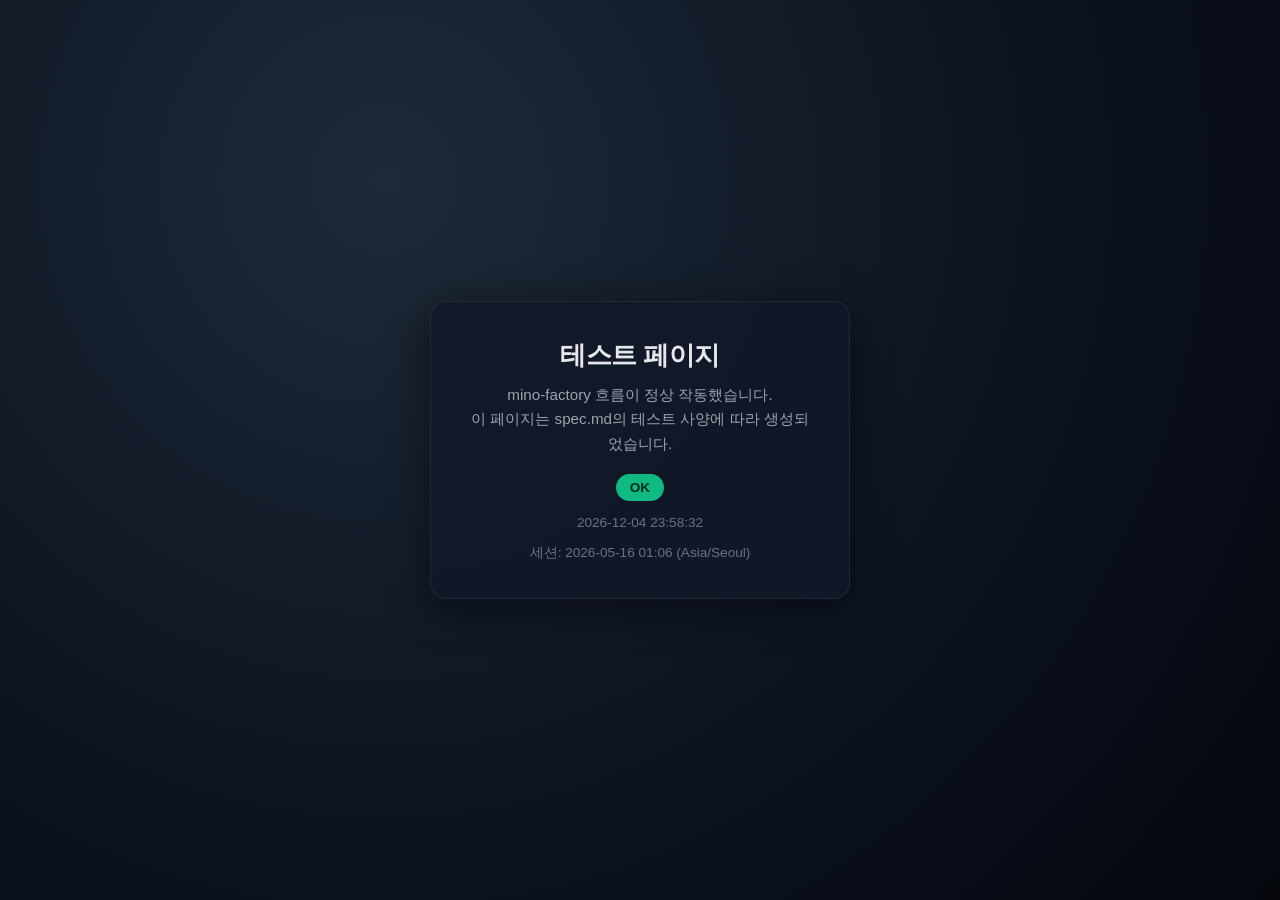
<file: test.html>
<!DOCTYPE html>
<html lang="ko">
<head>
<meta charset="UTF-8" />
<meta name="viewport" content="width=device-width, initial-scale=1.0" />
<title>test-mino · 테스트</title>
<style>
  :root { color-scheme: dark; }
  * { box-sizing: border-box; margin: 0; padding: 0; }
  body {
    min-height: 100vh;
    display: flex;
    align-items: center;
    justify-content: center;
    background: radial-gradient(circle at 30% 20%, #1f2937 0%, #0b1220 60%, #05070d 100%);
    font-family: -apple-system, BlinkMacSystemFont, "Segoe UI", "Apple SD Gothic Neo", "Noto Sans KR", sans-serif;
    color: #e5e7eb;
    padding: 24px;
  }
  .card {
    background: rgba(17, 24, 39, 0.85);
    border: 1px solid rgba(255, 255, 255, 0.08);
    border-radius: 16px;
    padding: 36px 40px;
    text-align: center;
    box-shadow: 0 10px 40px rgba(0, 0, 0, 0.5);
    max-width: 420px;
    width: 100%;
  }
  h1 { font-size: 1.6rem; margin-bottom: 10px; letter-spacing: -0.02em; }
  p { color: #9ca3af; line-height: 1.6; font-size: 0.95rem; }
  .badge {
    display: inline-block;
    margin-top: 18px;
    padding: 6px 14px;
    border-radius: 999px;
    background: #10b981;
    color: #052e1f;
    font-weight: 600;
    font-size: 0.85rem;
  }
  .time { margin-top: 14px; font-size: 0.85rem; color: #6b7280; font-variant-numeric: tabular-nums; }
</style>
</head>
<body>
  <div class="card">
    <h1>테스트 페이지</h1>
    <p>mino-factory 흐름이 정상 작동했습니다.<br/>이 페이지는 spec.md의 테스트 사양에 따라 생성되었습니다.</p>
    <div class="badge">OK</div>
    <div class="time" id="time"></div>
    <div class="time">세션: 2026-05-16 01:06 (Asia/Seoul)</div>
  </div>
  <script>
    const el = document.getElementById("time");
    const pad = (n) => String(n).padStart(2, "0");
    const tick = () => {
      const d = new Date();
      el.textContent = `${d.getFullYear()}-${pad(d.getMonth() + 1)}-${pad(d.getDate())} ${pad(d.getHours())}:${pad(d.getMinutes())}:${pad(d.getSeconds())}`;
    };
    tick();
    setInterval(tick, 1000);
  </script>
</body>
</html>
</file>
